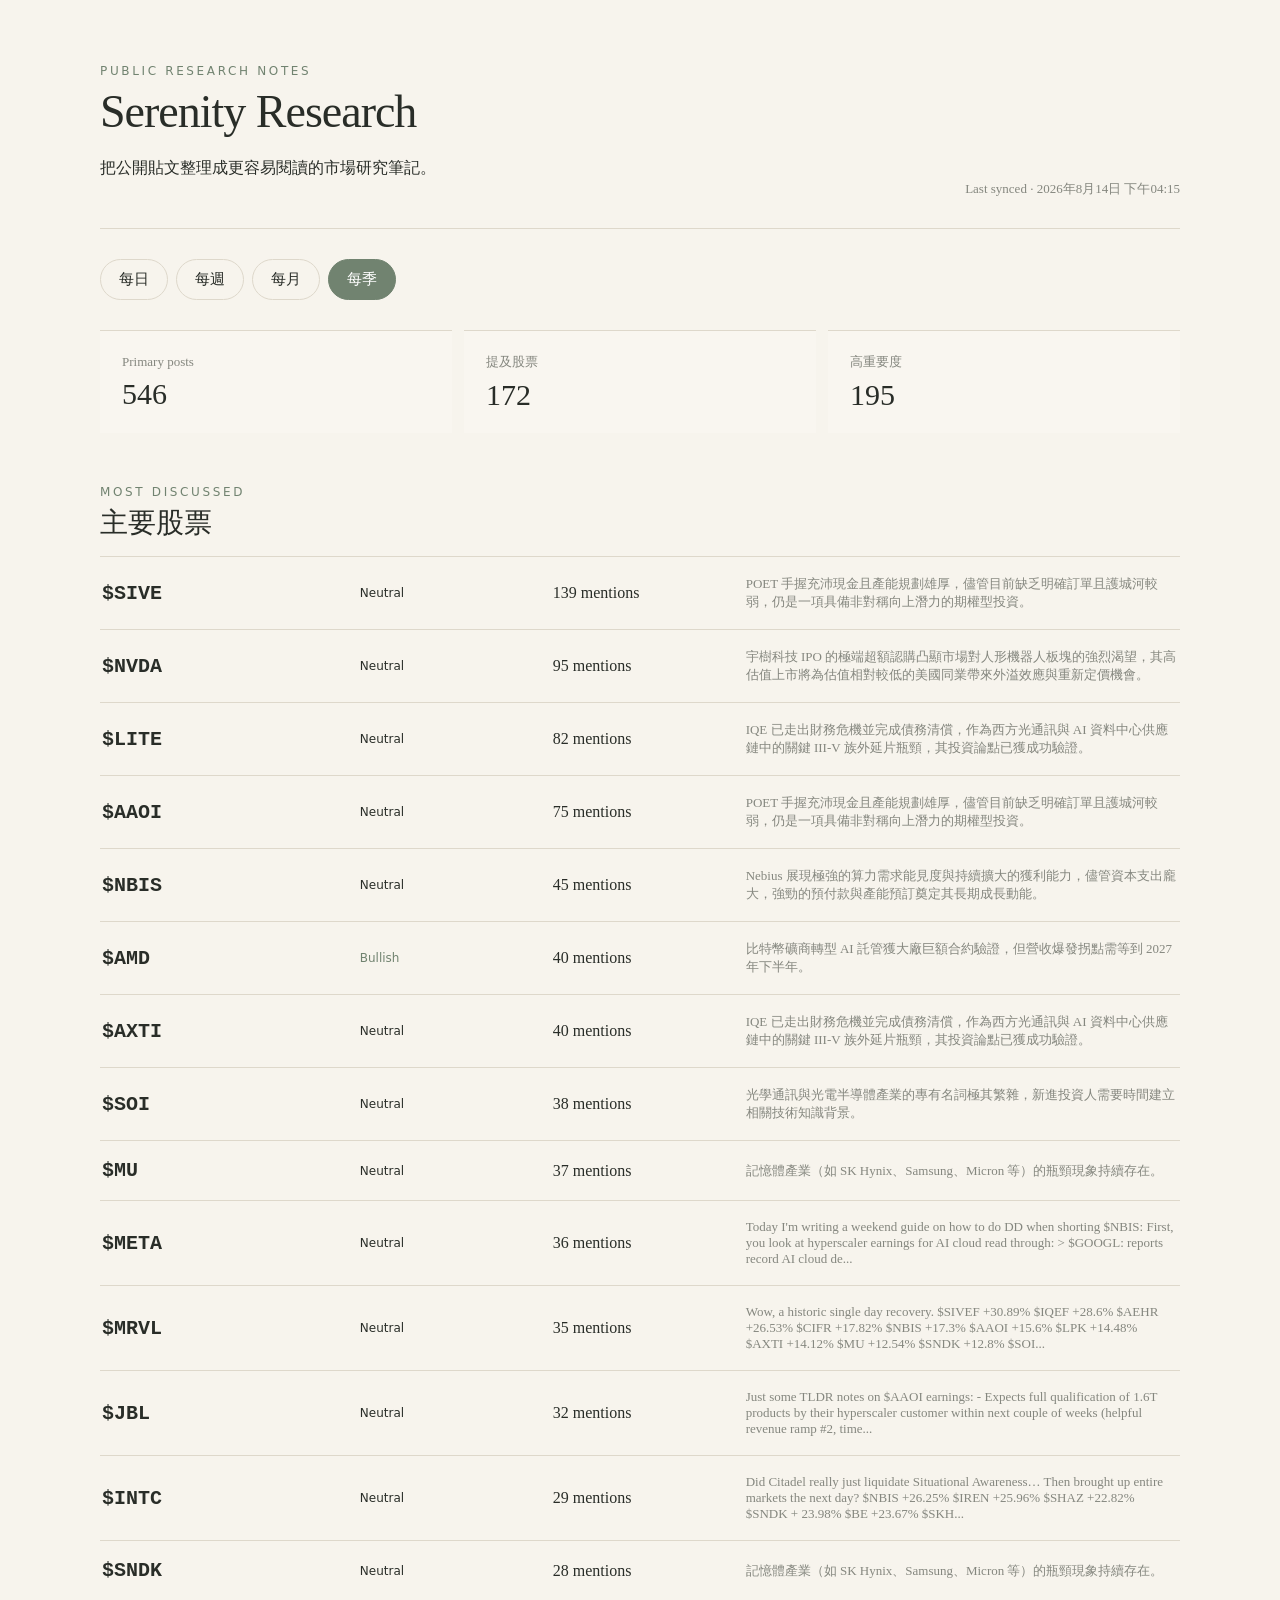
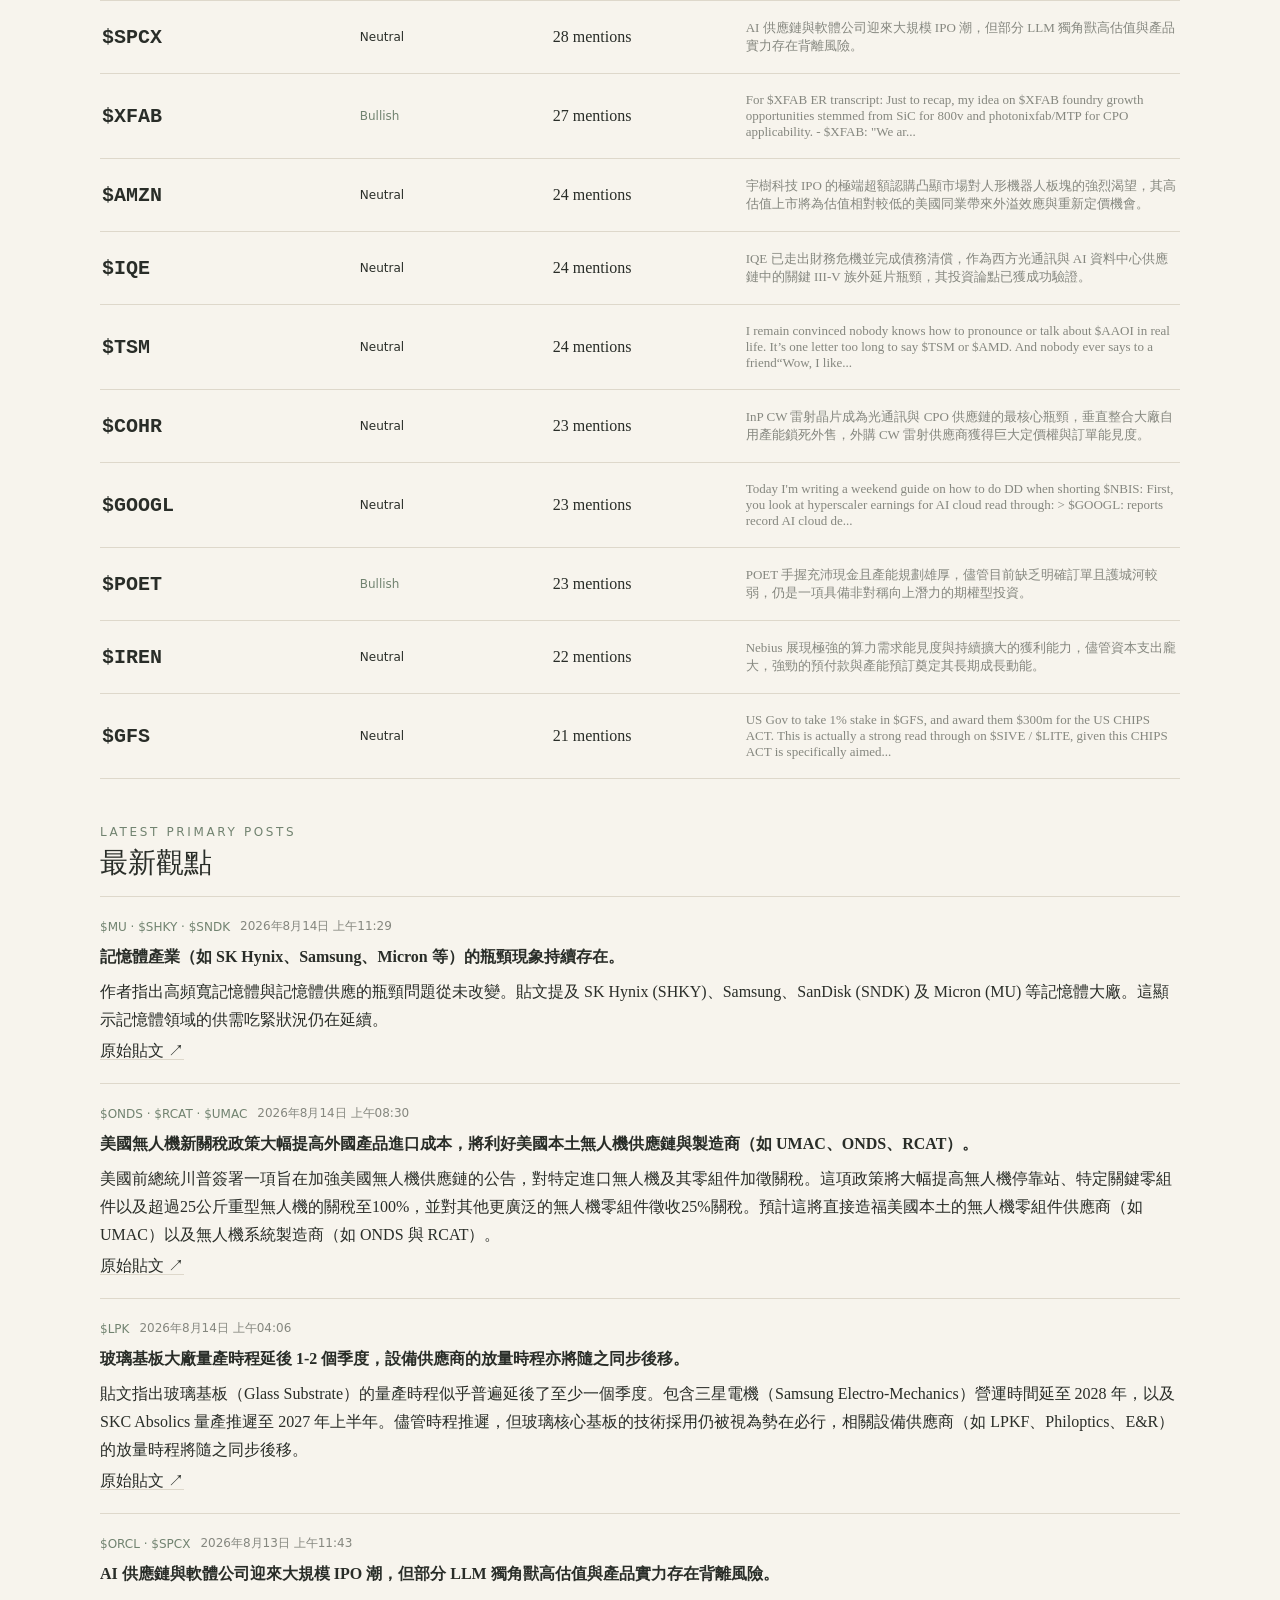
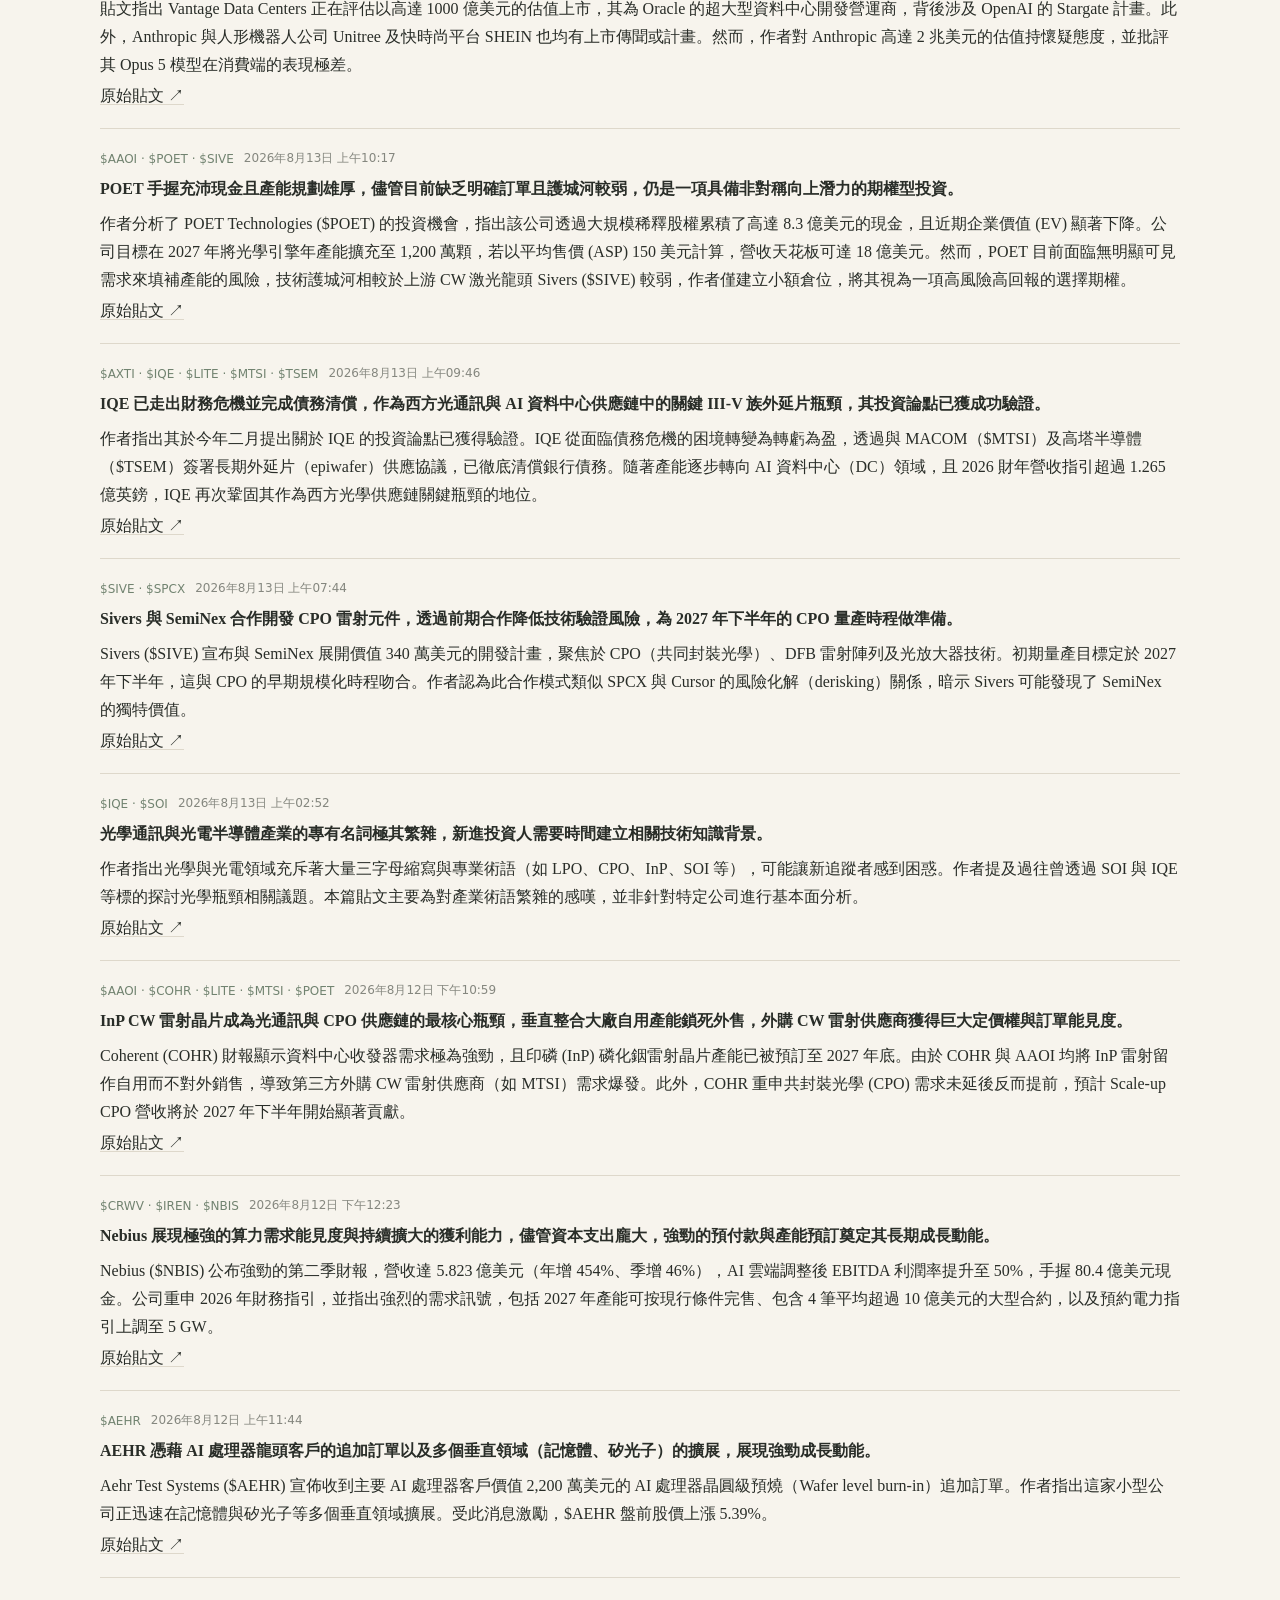
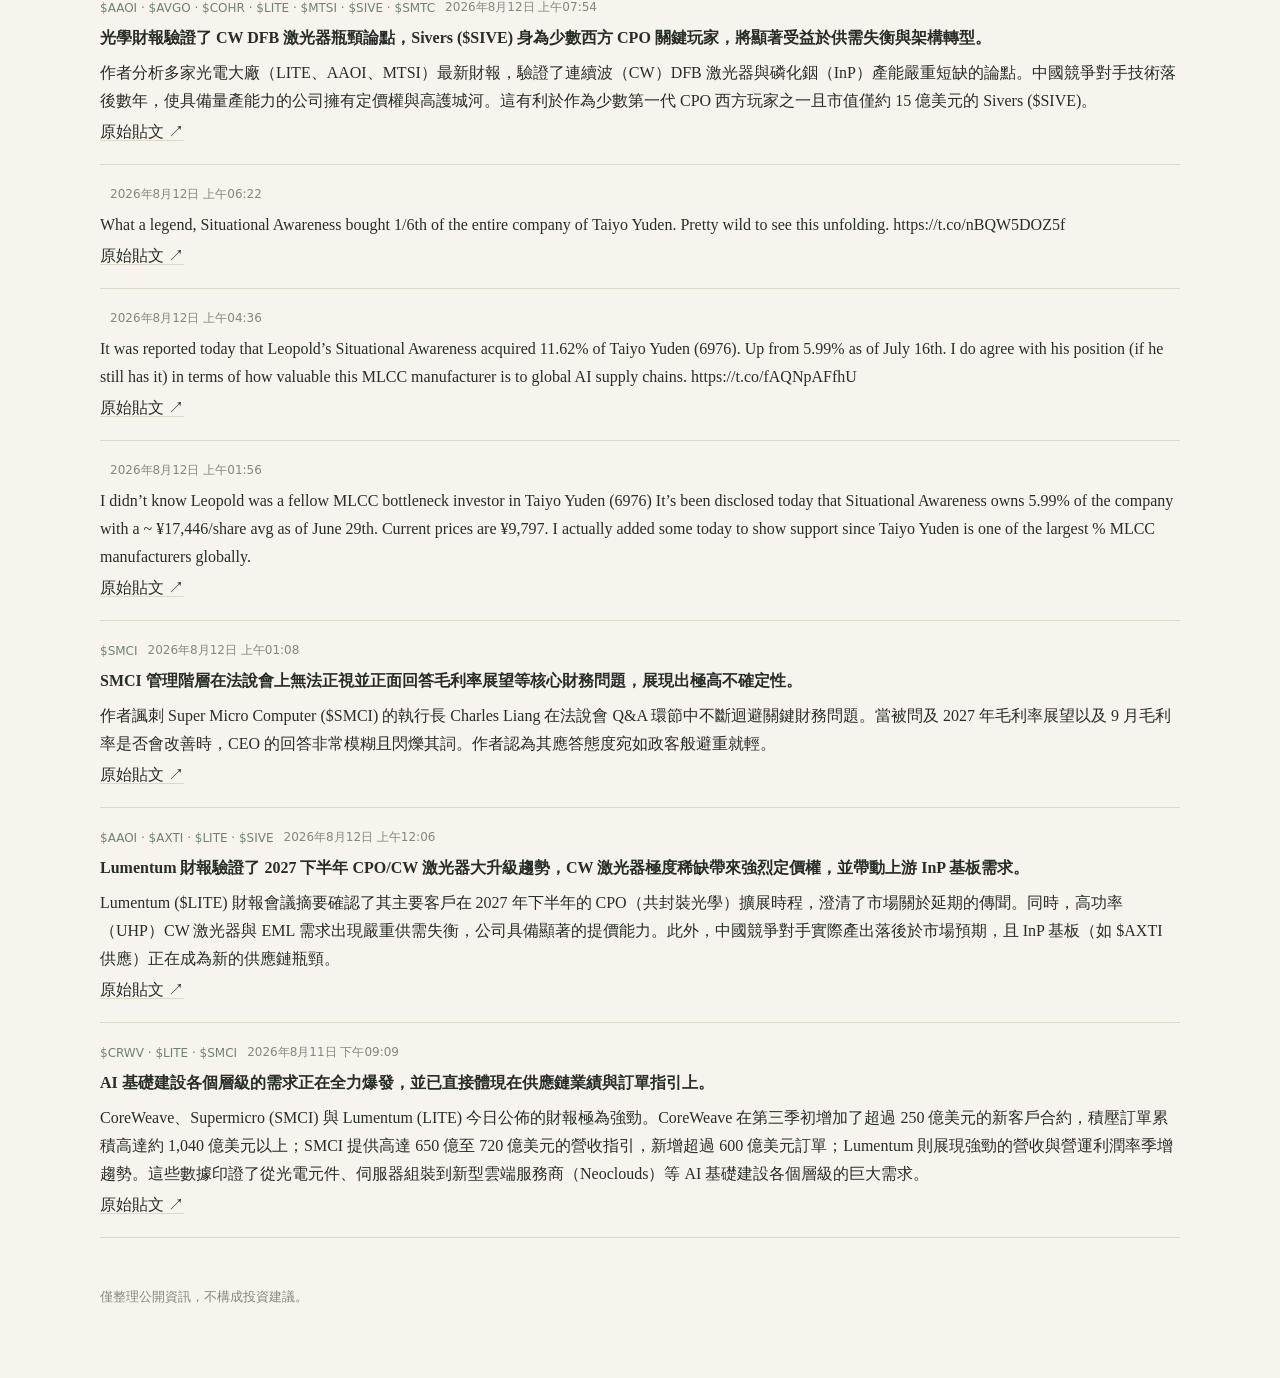
<file: index.html>
<!doctype html>
<html lang="zh-Hant">
<head>
  <meta charset="utf-8">
  <meta name="viewport" content="width=device-width,initial-scale=1">
  <title>Serenity Research</title>
  <link rel="stylesheet" href="style.css">
</head>
<body>
<header class="wrap top">
  <div>
    <div class="eyebrow">PUBLIC RESEARCH NOTES</div>
    <h1>Serenity Research</h1>
    <p>把公開貼文整理成更容易閱讀的市場研究筆記。</p>
  </div>
  <div id="updated" class="muted"></div>
</header>

<main class="wrap">
  <nav class="periods">
    <button data-period="daily">每日</button>
    <button data-period="weekly">每週</button>
    <button data-period="monthly">每月</button>
    <button data-period="quarterly" class="active">每季</button>
  </nav>

  <section class="numbers" id="numbers"></section>

  <section>
    <div class="section-head">
      <div>
        <div class="eyebrow">MOST DISCUSSED</div>
        <h2>主要股票</h2>
      </div>
    </div>
    <div id="symbols" class="symbol-list"></div>
  </section>

  <section>
    <div class="section-head">
      <div>
        <div class="eyebrow">LATEST PRIMARY POSTS</div>
        <h2>最新觀點</h2>
      </div>
    </div>
    <div id="posts" class="notes"></div>
  </section>
</main>

<footer class="wrap footer">僅整理公開資訊，不構成投資建議。</footer>
<script src="app.js"></script>
</body>
</html>
</file>
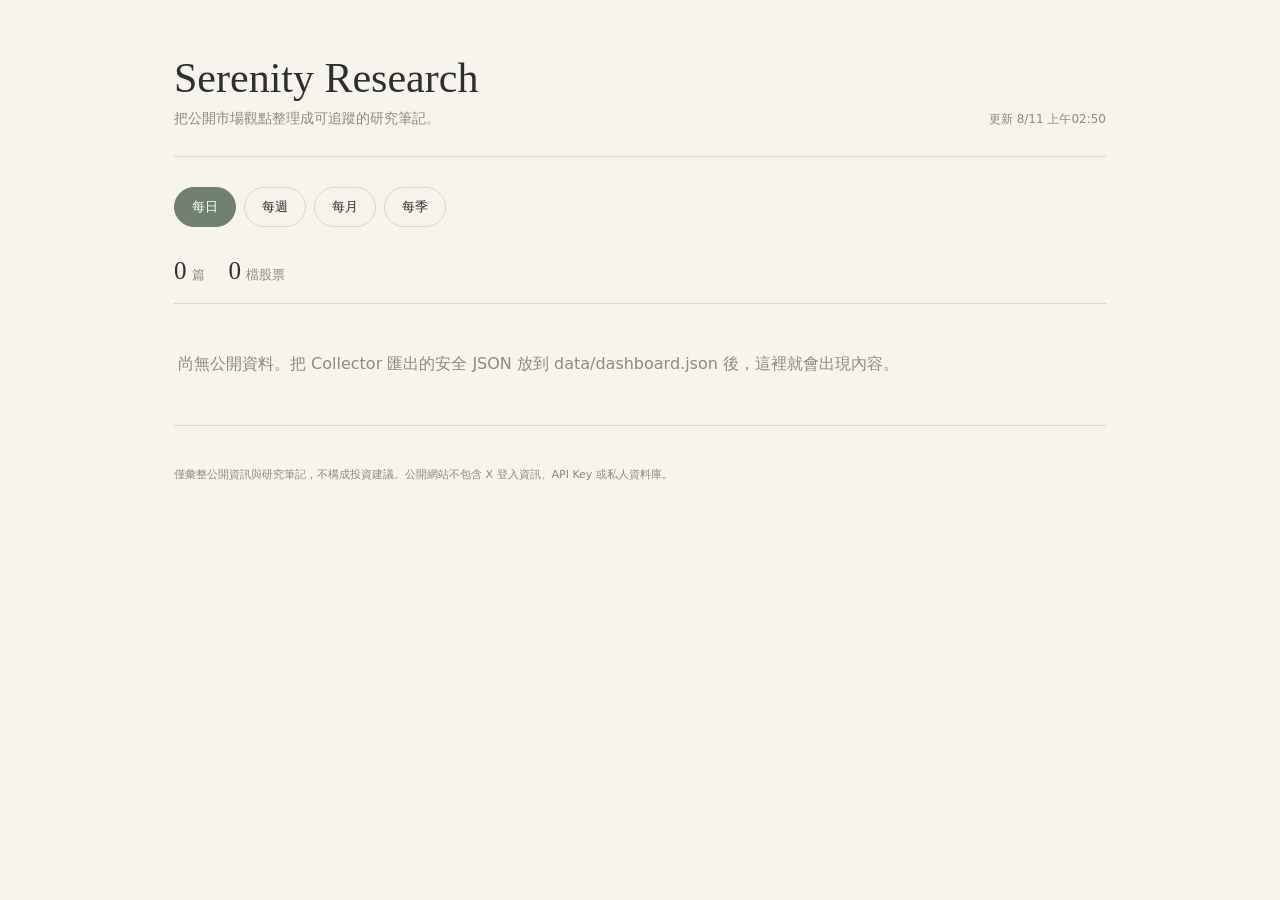
<file: serenity_research_public_starter/index.html>
<!doctype html><html lang="zh-Hant"><head><meta charset="utf-8"><meta name="viewport" content="width=device-width,initial-scale=1"><title>Serenity Research</title><meta name="description" content="Public research dashboard for Serenity's market views and performance."><link rel="stylesheet" href="style.css"></head><body><main class="wrap"><header><div><h1>Serenity Research</h1><div class="sub">把公開市場觀點整理成可追蹤的研究筆記。</div></div><div id="updated" class="updated">更新 —</div></header><nav class="tabs"><button class="tab active" data-period="daily">每日</button><button class="tab" data-period="weekly">每週</button><button class="tab" data-period="monthly">每月</button><button class="tab" data-period="quarterly">每季</button></nav><div id="summary" class="summary"></div><section id="list" class="list"></section><footer>僅彙整公開資訊與研究筆記，不構成投資建議。公開網站不包含 X 登入資訊、API Key 或私人資料庫。</footer></main><script src="app.js"></script></body></html>
</file>
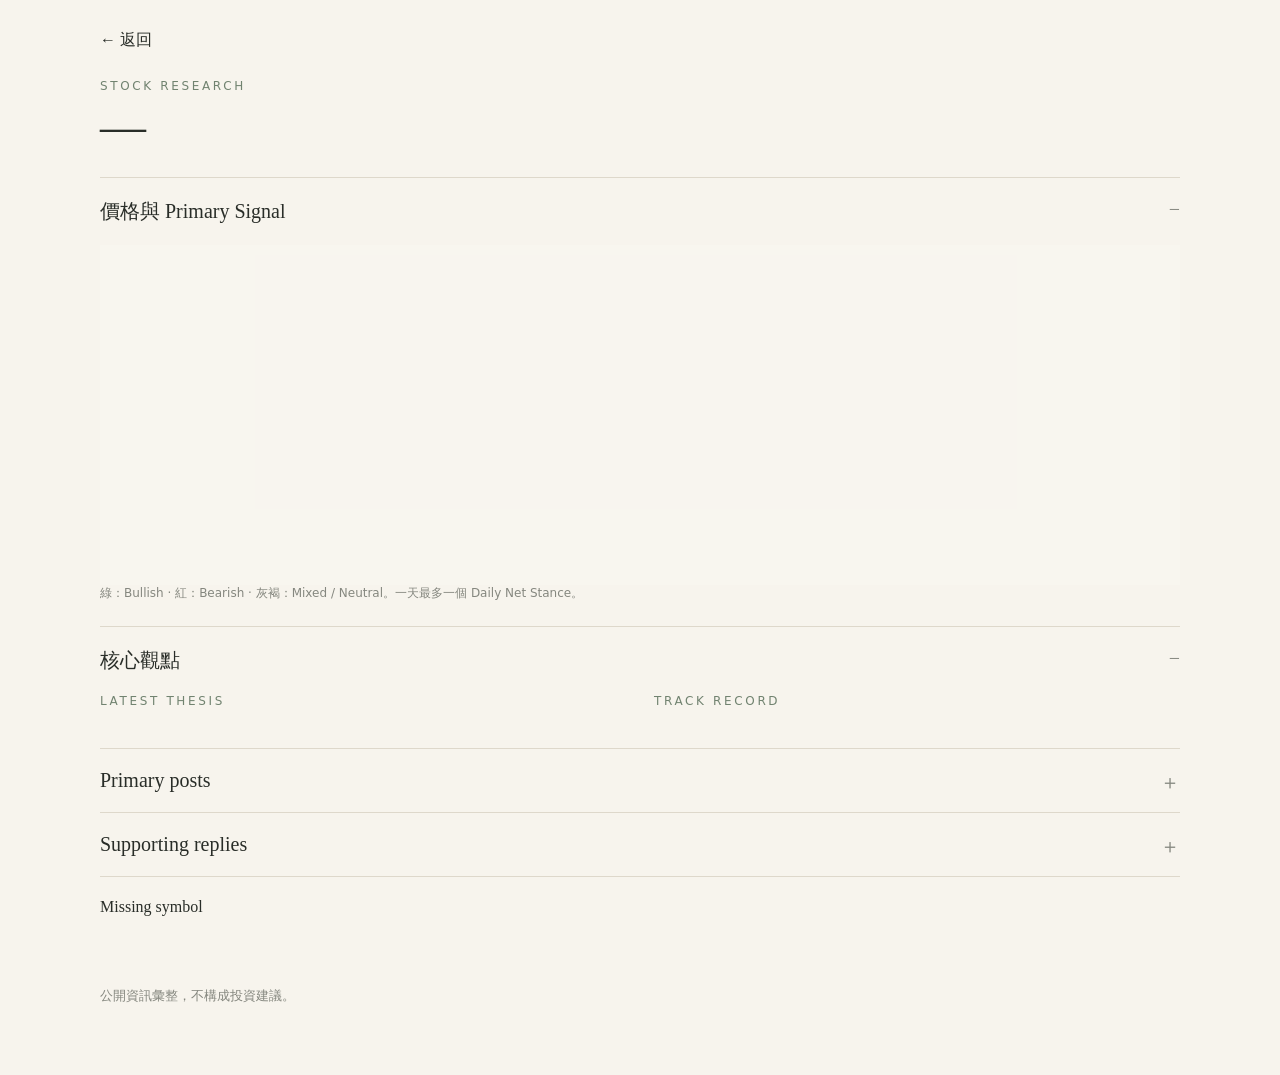
<file: stock/index.html>
<!doctype html>
<html lang="zh-Hant"><head>
<meta charset="utf-8"><meta name="viewport" content="width=device-width,initial-scale=1">
<title>Stock · Serenity Research</title><link rel="stylesheet" href="../style.css">
<link rel="stylesheet" href="ai-research.css">
</head><body>
<main class="wrap">
<a class="back" href="../">← 返回</a>
<section class="stock-head">
 <div class="eyebrow">STOCK RESEARCH</div>
 <div class="stock-title"><div><h1 id="symbol">—</h1><div id="stance" class="sentiment"></div></div><div id="metrics" class="metrics"></div></div>
</section>

<section id="aiResearch" class="ai-research" hidden>
  <div class="ai-research-head">
    <div>
      <div class="eyebrow">AI RESEARCH ASSISTANT</div>
      <h2>個股研究摘要</h2>
      <div class="small">只使用本站已匯出的 Primary posts / Supporting replies；不呼叫公開 API。</div>
    </div>
    <div id="aiSourceCount" class="small"></div>
  </div>
  <div class="ai-actions">
    <button type="button" data-ai-mode="latest" class="active">🎯 最新觀點</button>
    <button type="button" data-ai-mode="timeline">🧠 論點脈絡</button>
    <button type="button" data-ai-mode="keyposts">📌 3 個關鍵觀點</button>
    <button type="button" data-ai-mode="risks">⚠️ 被提到的風險</button>
  </div>
  <div id="aiAnswer" class="ai-answer"></div>
</section>

<details open><summary>價格與 Primary Signal</summary><div class="detail-body"><svg id="chart" class="chart" viewBox="0 0 1000 340" preserveAspectRatio="none"></svg><div class="small">綠：Bullish · 紅：Bearish · 灰褐：Mixed / Neutral。一天最多一個 Daily Net Stance。</div></div></details>
<details open><summary>核心觀點</summary><div class="detail-body grid2"><div><div class="eyebrow">LATEST THESIS</div><p id="thesis"></p></div><div><div class="eyebrow">TRACK RECORD</div><div id="performance"></div></div></div></details>
<details><summary>Primary posts</summary><div id="posts" class="detail-body"></div></details>
<details><summary>Supporting replies</summary><div id="replies" class="detail-body"></div></details>
</main>
<footer class="wrap footer">公開資訊彙整，不構成投資建議。</footer>
<script>
const esc=s=>(s??"").toString().replace(/[&<>"']/g,m=>({"&":"&amp;","<":"&lt;",">":"&gt;",'"':"&quot;","'":"&#39;"}[m]));
const qs=new URLSearchParams(location.search), SYMBOL=(qs.get("symbol")||"").toUpperCase();
const fmt=v=>v?new Date(v).toLocaleDateString("zh-TW"):"—";
async function init(){
 if(!SYMBOL) throw new Error("Missing symbol");
 const d=await fetch("../data/stocks/"+encodeURIComponent(SYMBOL)+".json",{cache:"no-store"}).then(r=>{if(!r.ok)throw new Error("Stock data unavailable");return r.json()});
 document.title=SYMBOL+" · Serenity Research"; symbol.textContent=SYMBOL;
 const s=d.summary||{}; stance.textContent=s.latest_sentiment||"Neutral"; stance.className="sentiment "+(s.latest_sentiment||"Neutral");
 metrics.innerHTML=`<div>Primary<b>${s.primary_count||0}</b></div><div>Replies context<b>${s.reply_count||0}</b></div><div>First mention<b>${fmt(s.first_mentioned_at)}</b></div>`;
 thesis.textContent=s.latest_thesis||"尚無 AI thesis。";
 renderPerf(d.performance||{}); renderChart(d.performance||{},d.daily_stances||[]);
 posts.innerHTML=renderRows(d.primary_posts||[]);
 replies.innerHTML=renderRows(d.reply_context||[]);
 window.__SERENITY_STOCK__=d;
 window.dispatchEvent(new CustomEvent("serenity-stock-ready",{detail:d}));
}
function renderRows(rows){return rows.map(x=>`<div class="post-row"><div class="small">${fmt(x.created_at)} · ${esc(x.sentiment||"Neutral")} · ★${x.importance||1}</div><p>${esc(x.summary_zh||x.core_thesis||x.text||"")}</p><a href="${esc(x.url)}" target="_blank" rel="noopener">原文 ↗</a></div>`).join("")||`<div class="muted">沒有資料。</div>`}
function renderPerf(p){
 const h=((p.summary||{}).horizons)||{};
 const one=k=>{const x=h[k]||{};return `<div><span class="small">${k.toUpperCase()}</span><br><strong>${x.hit_rate==null?"—":x.hit_rate+"%"}</strong><br><span class="small">n=${x.sample||0} · avg ${x.avg_score_return==null?"—":x.avg_score_return+"%"}</span></div>`}
 performance.innerHTML=`<div class="metrics">${one("7d")}${one("30d")}${one("now")}</div>`;
}
function renderChart(p,stances){
 const svg=document.querySelector("#chart"), points=((p.price||{}).points)||[];
 if(points.length<2){svg.innerHTML='<text x="40" y="70" fill="#85877f">Price data unavailable</text>';return}
 const W=1000,H=340,pad=28, vals=points.map(x=>+x.close), min=Math.min(...vals),max=Math.max(...vals), span=max-min||1;
 const xy=(pt,i)=>[pad+i/(points.length-1)*(W-pad*2), H-pad-(+pt.close-min)/span*(H-pad*2)];
 const line=points.map((pt,i)=>{const [x,y]=xy(pt,i);return `${i?"L":"M"}${x.toFixed(1)},${y.toFixed(1)}`}).join(" ");
 let html=`<path d="${line}" fill="none" stroke="#718370" stroke-width="3" vector-effect="non-scaling-stroke"/>`;
 const byDate=Object.fromEntries(stances.map(s=>[s.date,s]));
 points.forEach((pt,i)=>{const s=byDate[pt.date];if(!s)return;const [x,y]=xy(pt,i);let c="#9a8465";if(s.sentiment==="Bullish")c="#718370";if(s.sentiment==="Bearish")c="#a35e52";html+=`<circle cx="${x}" cy="${y}" r="6" fill="${c}" stroke="#f7f4ed" stroke-width="3"><title>${esc(s.date+" "+s.sentiment+" · "+(s.mention_count||1)+" mentions")}</title></circle>`});
 svg.innerHTML=html;
}
init().catch(e=>document.querySelector("main").innerHTML+=`<p>${esc(e.message)}</p>`);
</script>
<script src="ai-research.js"></script>
</body></html>
</file>
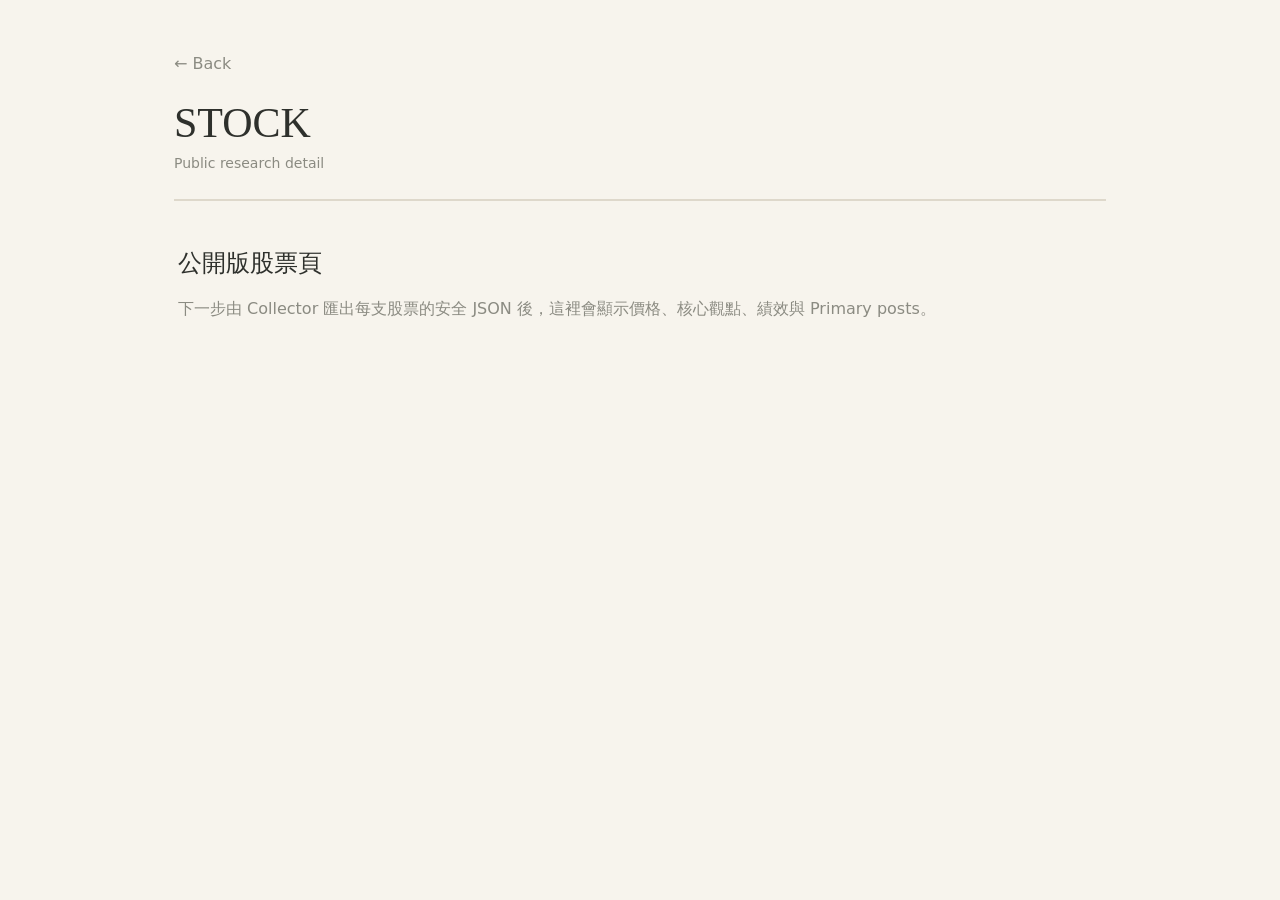
<file: serenity_research_public_starter/stock/index.html>
<!doctype html><html lang="zh-Hant"><head><meta charset="utf-8"><meta name="viewport" content="width=device-width,initial-scale=1"><title>Stock · Serenity Research</title><link rel="stylesheet" href="../style.css"><style>.back{display:inline-block;margin-bottom:26px;color:var(--muted);text-decoration:none}.panel{border-top:1px solid var(--line);padding:26px 4px}.panel h2{font-family:Georgia,serif;font-weight:500}.note{color:var(--muted)}</style></head><body><main class="wrap"><a class="back" href="../">← Back</a><header><div><h1 id="title">Stock</h1><div class="sub">Public research detail</div></div></header><section class="panel"><h2>公開版股票頁</h2><p class="note">下一步由 Collector 匯出每支股票的安全 JSON 後，這裡會顯示價格、核心觀點、績效與 Primary posts。</p></section></main><script>const s=new URLSearchParams(location.search).get('symbol')||'Stock';document.querySelector('#title').textContent=s.toUpperCase()</script></body></html>
</file>
<file: style.css>
:root{
  --paper:#f7f4ed;--paper2:#fbfaf6;--ink:#292d28;--muted:#85877f;
  --line:#ded8cb;--sage:#718370;--sage-soft:#e8eee6;--red:#a35e52;--sand:#9a8465;
}
*{box-sizing:border-box} body{margin:0;background:var(--paper);color:var(--ink);font-family:Georgia,"Noto Serif TC","Times New Roman",serif}
.wrap{width:min(1080px,calc(100% - 38px));margin:auto}
.top{padding:64px 0 30px;border-bottom:1px solid var(--line);display:flex;justify-content:space-between;gap:30px;align-items:end}
h1{font-size:46px;margin:7px 0 10px;font-weight:500;letter-spacing:-1px} h2{font-size:28px;margin:5px 0;font-weight:500}
p{line-height:1.75}.eyebrow{font-family:system-ui,sans-serif;font-size:12px;letter-spacing:.22em;color:var(--sage)}
.muted{color:var(--muted);font-size:13px}.periods{display:flex;gap:8px;padding:30px 0}
button{border:1px solid var(--line);background:transparent;border-radius:999px;padding:10px 18px;color:var(--ink);cursor:pointer;font-size:15px}
button.active{background:var(--sage);color:#fff;border-color:var(--sage)}
.numbers{display:grid;grid-template-columns:repeat(3,1fr);gap:12px;margin-bottom:52px}
.number{padding:21px 22px;border-top:1px solid var(--line);background:rgba(255,255,255,.17)}
.number b{display:block;font-size:30px;font-weight:500;margin-top:7px}.section-head{margin:46px 0 14px}
.symbol-list{border-top:1px solid var(--line)}
.symbol{display:grid;grid-template-columns:1.1fr .8fr .8fr 2fr;gap:20px;padding:18px 2px;border-bottom:1px solid var(--line);align-items:center;text-decoration:none;color:inherit}
.symbol:hover{background:rgba(255,255,255,.22)}.ticker{font-family:ui-monospace,monospace;font-size:20px;font-weight:700}
.sentiment{font-family:system-ui,sans-serif;font-size:12px}.Bullish{color:var(--sage)}.Bearish{color:var(--red)}.Mixed{color:var(--sand)}
.notes{border-top:1px solid var(--line)}.note{padding:21px 0;border-bottom:1px solid var(--line)}
.note-head{display:flex;gap:10px;align-items:center;margin-bottom:8px}.chips{font-family:system-ui,sans-serif;font-size:12px;color:var(--sage)}
.note p{margin:7px 0}.note a{color:var(--ink);text-decoration:none;border-bottom:1px solid var(--line)}
.footer{padding:50px 0 70px;color:var(--muted);font-size:13px}
@media(max-width:720px){.top{display:block;padding-top:40px}h1{font-size:38px}.numbers{grid-template-columns:1fr}.symbol{grid-template-columns:1fr 1fr}.symbol .thesis{grid-column:1/-1}.periods{overflow:auto}}
/* Stock */
.back{display:inline-block;margin-top:30px;color:var(--ink);text-decoration:none}.stock-head{padding:28px 0 22px;border-bottom:1px solid var(--line)}
.stock-title{display:flex;justify-content:space-between;gap:20px;align-items:end}.stock-title h1{margin-bottom:2px}
.metrics{display:flex;gap:26px;flex-wrap:wrap;font-family:system-ui,sans-serif;font-size:12px}.metrics b{display:block;font-family:Georgia,serif;font-size:22px;font-weight:500;margin-top:5px}
.panel{border-bottom:1px solid var(--line)}details{border-bottom:1px solid var(--line)}summary{cursor:pointer;padding:20px 0;font-size:20px;list-style:none}summary::-webkit-details-marker{display:none}
summary:after{content:"＋";float:right;color:var(--muted)}details[open] summary:after{content:"−"}.detail-body{padding:0 0 24px}
.chart{width:100%;height:340px;display:block;background:rgba(255,255,255,.13)}
.grid2{display:grid;grid-template-columns:1fr 1fr;gap:28px}.post-row{padding:13px 0;border-bottom:1px solid var(--line)}
.post-row:last-child{border:0}.small{font-family:system-ui,sans-serif;font-size:12px;color:var(--muted)}
@media(max-width:720px){.stock-title{display:block}.grid2{grid-template-columns:1fr}.chart{height:250px}}
</file>
<file: serenity_research_public_starter/style.css>
:root{--bg:#f7f4ed;--paper:#fbfaf6;--ink:#2e302c;--muted:#8b8b82;--line:#ded8cb;--sage:#71816f;--bull:#55755c;--bear:#9a5b51;--mixed:#8d816d}
*{box-sizing:border-box} body{margin:0;background:var(--bg);color:var(--ink);font-family:Inter,"Noto Sans TC",system-ui,-apple-system,sans-serif}.wrap{max-width:980px;margin:auto;padding:54px 24px 80px}header{display:flex;justify-content:space-between;gap:28px;align-items:flex-end;border-bottom:1px solid var(--line);padding-bottom:28px}h1{font-family:Georgia,"Noto Serif TC",serif;font-size:42px;font-weight:500;margin:0 0 8px}.sub{color:var(--muted);font-size:14px}.updated{color:var(--muted);font-size:12px;white-space:nowrap}.tabs{display:flex;gap:8px;margin:30px 0}.tab{border:1px solid var(--line);background:transparent;border-radius:999px;padding:10px 17px;cursor:pointer;color:var(--ink)}.tab.active{background:var(--sage);border-color:var(--sage);color:white}.summary{display:flex;gap:24px;color:var(--muted);font-size:13px;margin-bottom:18px}.summary strong{color:var(--ink);font-family:Georgia,serif;font-size:25px;font-weight:500;margin-right:5px}.list{border-top:1px solid var(--line)}.row{display:grid;grid-template-columns:120px 1fr 110px 80px;gap:16px;align-items:center;padding:20px 4px;border-bottom:1px solid var(--line);text-decoration:none;color:inherit}.ticker{font-family:Georgia,serif;font-size:23px}.thesis{font-size:14px;color:#555850;white-space:nowrap;overflow:hidden;text-overflow:ellipsis}.stance{font-size:12px}.stance.bullish{color:var(--bull)}.stance.bearish{color:var(--bear)}.stance.mixed,.stance.neutral{color:var(--mixed)}.count{text-align:right;color:var(--muted);font-size:12px}.empty{padding:50px 4px;color:var(--muted);border-bottom:1px solid var(--line)}footer{margin-top:40px;color:var(--muted);font-size:11px;line-height:1.6}@media(max-width:680px){.wrap{padding:34px 18px}h1{font-size:34px}header{align-items:flex-start;flex-direction:column}.row{grid-template-columns:80px 1fr 60px}.stance{display:none}.thesis{font-size:13px}}
</file>
<file: stock/ai-research.css>
.ai-research{
  margin:28px 0;
  padding:22px;
  border:1px solid var(--line);
  border-radius:18px;
  background:rgba(255,255,255,.18);
  box-shadow:0 10px 30px rgba(0,0,0,.025);
}
.ai-research[hidden]{display:none}
.ai-research-head{
  display:flex;
  justify-content:space-between;
  align-items:flex-end;
  gap:18px;
}
.ai-research-head h2{margin:.25rem 0}
.ai-actions{
  display:grid;
  grid-template-columns:repeat(4,minmax(0,1fr));
  gap:8px;
  margin:18px 0;
}
.ai-actions button{
  border:1px solid var(--line);
  background:transparent;
  color:inherit;
  border-radius:999px;
  padding:10px 12px;
  cursor:pointer;
  transition:.15s ease;
}
.ai-actions button:hover,.ai-actions button.active{
  background:rgba(113,131,112,.10);
  border-color:#aab3a8;
  transform:translateY(-1px);
}
.ai-answer{
  border-top:1px solid var(--line);
  padding-top:20px;
  line-height:1.72;
}
.ai-answer h3{margin:.15rem 0 .65rem}
.ai-section-title{
  display:flex;
  align-items:flex-end;
  justify-content:space-between;
  gap:18px;
  margin-bottom:16px;
}
.ai-badges{
  display:flex;
  flex-wrap:wrap;
  gap:7px;
  margin-top:7px;
}
.ai-pill{
  display:inline-flex;
  align-items:center;
  min-height:24px;
  padding:3px 9px;
  border:1px solid var(--line);
  border-radius:999px;
  font-size:.78rem;
  line-height:1;
}
.ai-pill.bullish{background:rgba(113,131,112,.12)}
.ai-pill.bearish{background:rgba(163,94,82,.11)}
.ai-pill.mixed{background:rgba(154,132,101,.10)}
.ai-pill.neutral{background:rgba(128,128,128,.08)}
.ai-pill.change{background:rgba(90,105,130,.07)}
.ai-pill.confidence{background:rgba(114,94,137,.07)}
.ai-snapshot-grid{
  display:grid;
  grid-template-columns:repeat(4,minmax(0,1fr));
  gap:9px;
  margin-bottom:14px;
}
.ai-mini-metric{
  padding:12px;
  border:1px solid var(--line);
  border-radius:12px;
}
.ai-mini-metric span{
  display:block;
  font-size:.75rem;
  color:var(--muted);
  margin-bottom:4px;
}
.ai-mini-metric strong{font-size:.95rem}
.ai-thesis-card{
  padding:17px;
  border:1px solid var(--line);
  border-radius:14px;
  background:rgba(255,255,255,.12);
}
.ai-thesis{
  font-size:1.05rem;
  font-weight:650;
  margin:.5rem 0 0;
}
.ai-why{
  margin-top:14px;
  padding-top:12px;
  border-top:1px dashed var(--line);
}
.ai-why p{margin:.35rem 0 0}
.ai-two-col{
  display:grid;
  grid-template-columns:1fr 1fr;
  gap:12px;
  margin-top:12px;
}
.ai-panel{
  padding:15px;
  border:1px solid var(--line);
  border-radius:14px;
}
.ai-panel ul{
  margin:.5rem 0 0;
  padding-left:1.15rem;
}
.ai-panel li+li{margin-top:.4rem}
.ai-source-row{
  display:flex;
  align-items:center;
  justify-content:space-between;
  gap:14px;
  margin-top:14px;
}
.ai-source-link{font-weight:600}
.ai-supporting{
  margin-top:14px;
  border-top:1px dashed var(--line);
  padding-top:12px;
}
.ai-supporting summary{cursor:pointer}
.ai-supporting-body{padding-top:8px}
.ai-support-row{
  padding:10px 0;
  border-bottom:1px solid var(--line);
}
.ai-support-row:last-child{border-bottom:0}
.ai-support-row p{margin:.3rem 0}
.ai-timeline-v2{
  position:relative;
  display:grid;
  gap:0;
}
.ai-timeline-event{
  display:grid;
  grid-template-columns:42px 1fr;
  gap:12px;
  position:relative;
}
.ai-timeline-event:not(:last-child)::before{
  content:"";
  position:absolute;
  left:20px;
  top:36px;
  bottom:-4px;
  width:1px;
  background:var(--line);
}
.ai-timeline-marker{
  position:relative;
  z-index:1;
  display:flex;
  justify-content:center;
}
.ai-timeline-marker span{
  width:30px;
  height:30px;
  display:grid;
  place-items:center;
  border:1px solid var(--line);
  background:var(--bg,#f7f4ed);
  border-radius:50%;
  font-size:.75rem;
}
.ai-timeline-card{
  padding:0 0 20px;
}
.ai-event-head{
  display:flex;
  justify-content:space-between;
  align-items:flex-start;
  gap:14px;
}
.ai-event-thesis{
  font-weight:620;
  margin:.6rem 0 .35rem;
}
.ai-history-note{
  margin:.35rem 0;
  padding:9px 11px;
  border-left:2px solid var(--line);
  background:rgba(255,255,255,.12);
}
.ai-key-grid{
  display:grid;
  grid-template-columns:repeat(3,minmax(0,1fr));
  gap:12px;
}
.ai-key-card{
  position:relative;
  padding:16px;
  border:1px solid var(--line);
  border-radius:14px;
  min-width:0;
}
.ai-key-number{
  position:absolute;
  right:12px;
  top:8px;
  font-size:1.55rem;
  opacity:.12;
  font-weight:700;
}
.ai-key-thesis{
  font-weight:620;
  margin:.65rem 0;
}
.ai-key-why{
  padding-top:10px;
  border-top:1px dashed var(--line);
  margin-bottom:10px;
}
.ai-key-why p{
  margin:.25rem 0 0;
  color:var(--muted);
  font-size:.9rem;
}
.ai-risk-list{
  display:grid;
  gap:0;
}
.ai-risk-row{
  display:grid;
  grid-template-columns:42px 1fr auto;
  gap:12px;
  align-items:start;
  padding:13px 0;
  border-bottom:1px solid var(--line);
}
.ai-risk-index{
  font-size:.78rem;
  color:var(--muted);
}
.ai-risk-main p{margin:0 0 .25rem}
.ai-method-note{margin-top:12px}
.ai-empty{
  padding:16px;
  border:1px dashed var(--line);
  border-radius:12px;
}
@media(max-width:850px){
  .ai-key-grid{grid-template-columns:1fr}
  .ai-snapshot-grid{grid-template-columns:1fr 1fr}
}
@media(max-width:760px){
  .ai-research-head,.ai-section-title,.ai-source-row,.ai-event-head{
    display:block;
  }
  .ai-actions{grid-template-columns:1fr 1fr}
  .ai-two-col{grid-template-columns:1fr}
  .ai-risk-row{grid-template-columns:34px 1fr}
  .ai-risk-row>a{grid-column:2}
}
</file>
